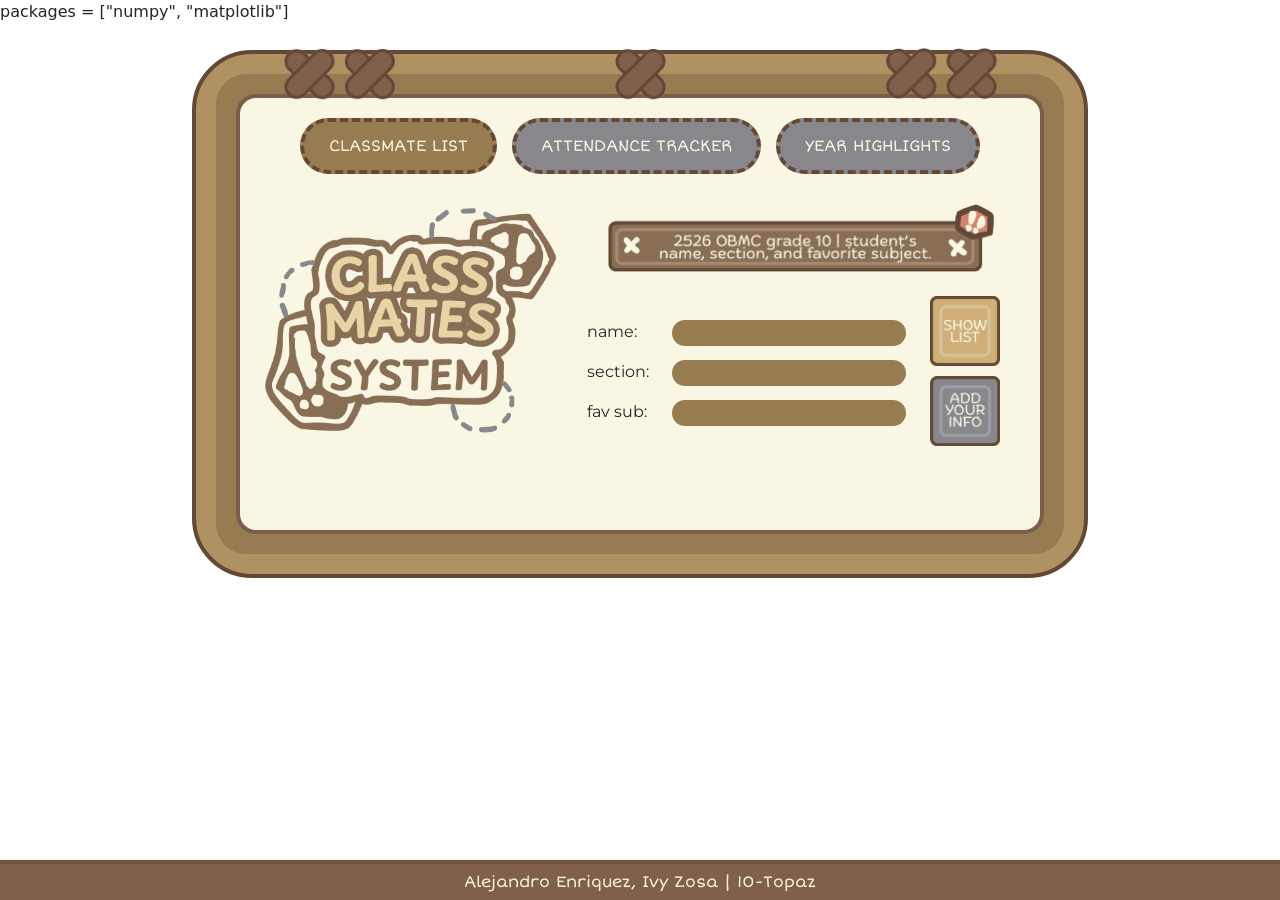
<file: index.html>
<!DOCTYPE html>
<html lang="en">
<head>
    <meta charset="UTF-8">
    <meta name="viewport" content="width=device-width, initial-scale=1.0">

    <!-- Style link. -->
    <link rel="stylesheet" type="text/css" href="style.css">

    <!-- Bootstrap link. -->
    <link href="https://cdn.jsdelivr.net/npm/bootstrap@5.3.0-alpha1/dist/css/bootstrap.min.css" rel="stylesheet">

    <link href="https://cdn.jsdelivr.net/npm/bootstrap@5.3.3/dist/css/bootstrap.min.css" rel="stylesheet" integrity="sha384-QWTKZyjpPEjISv5WaRU9OFeRpok6YctnYmDr5pNlyT2bRjXh0JMhjY6hW+ALEwIH" crossorigin="anonymous">

    <!-- Configurations. -->
    <py-config>
        packages = ["numpy", "matplotlib"]
    </py-config>

    <!-- Fonts link. -->
    <link rel="preconnect" href="https://fonts.googleapis.com">
    <link rel="preconnect" href="https://fonts.gstatic.com" crossorigin>
    <link href="https://fonts.googleapis.com/css2?family=Montserrat:ital,wght@0,100..900;1,100..900&display=swap" rel="stylesheet">
    <link rel="preconnect" href="https://fonts.googleapis.com">
    <link rel="preconnect" href="https://fonts.gstatic.com" crossorigin>
    <link href="https://fonts.googleapis.com/css2?family=Short+Stack&display=swap" rel="stylesheet">

    <!-- Pyscript. -->
    <link rel="stylesheet" href="https://pyscript.net/releases/2025.7.3/core.css" />
    <script type="module" src="https://pyscript.net/releases/2025.7.3/core.js"></script>

    <title>SW2 output</title>

</head>
<body>

    <br><br>

    <div class="center sm15" style="margin-bottom: -50px;">
        <img src="Pictures/headerdeco.png" width="80%">
    </div>

    <div class="bgcolor1 border1 roundcorners60 padding30 sm15">
        
        <div class="bgcolor2 roundcorners30 padding30">

            <div class="bgcolor3 roundcorners20 padding30 border3">

                <!-- NAVBAR -->

                <div>
                    <div class="nav-bar shortstackfont">
                        <a href="index.html" class="nav-btn bgcolor2 border2 roundcorners60 color2">Classmate list</a>
                        <a href="attendance.html" class="nav-btn bgcolor4 border2 roundcorners60 color2">Attendance Tracker</a>
                        <a href="highlights.html" class="nav-btn bgcolor4 border2 roundcorners60 color2">Year Highlights</a>
                    </div>
                </div>

                <!-- CONTENT -->

                <div class="row">

                    <div class="col-sm-5">

                        <img src="Pictures/CLASSMATESSYSTEM.png" alt="Classmates System" width="100%">

                    </div>

                    <div class="col-sm-7">
                        <div>
                            <div>

                                <div class="center">
                                    <img src="Pictures/csdesc.png" alt="2526 OBMC grade 10 | students name, section, and favorite subject." width="90%">
                                </div> <br>
                                
                                <form class="justify montserratfont">
                                    <div class="row">
                                        <div class="col-sm-9">

                                            <br>

                                            <div class="row">
                                                <!-- name -->
                                                <div class="col-sm-3">
                                                    <p>name:</p>
                                                </div>

                                                <div class="col-sm-9">
                                                    <input type="text" id="input1" class="borderless bgcolor2 color2 montserratfont">
                                                </div>

                                                <!-- section -->
                                                <div class="col-sm-3">
                                                    <p>section:</p>
                                                </div>

                                                <div class="col-sm-9">
                                                    <input type="text" id="input2" class="borderless bgcolor2 color2 montserratfont">
                                                </div>

                                                <!-- fav sub -->
                                                <div class="col-sm-3">
                                                    <p>fav sub:</p>
                                                </div>

                                                <div class="col-sm-9">
                                                    <input type="text" id="input3" class="borderless bgcolor2 color2 montserratfont">
                                                </div>
                                            </div>

                                        </div>

                                        <div class="col-sm-3">

                                            <div style="background-image: url(Pictures/csshowlistbtn.png); background-size: cover; width: 70px !important; height: 70px !important; margin-bottom: 10px !important;">
                                                <input type="button"py-click="Listclassmates" style="height: 100%; background-color: #00000000; border: none;">
                                            </div>

                                            <div style="background-image: url(Pictures/csaddinfobtn.png); background-size: cover; width: 70px !important; height: 70px !important;">
                                                <input type="button" py-click="ClassmateInfo" style="height: 100%; background-color: #00000000; border: none;">
                                            </div>

                                        </div>
                                    </div>
                                    
                                </form>

                                <br>

                                <div class="center">
                                    <p id="notification1"></p>
                                </div>
                                
                                <p id="output1"></p>
                                
                            </div>

                            <br>
                            
                        </div>
                    </div>
                </div>

            </div>

        </div>

    </div>

    <!--Footer div-->
    <div id="footer"> 
        <p class="cen ital pad"> <a href="https://github.com/AEnriquez-9-Topaz">Alejandro Enriquez</a>, <a href="https://github.com/IZosa-9T">Ivy Zosa</a> | 10-Topaz </p>
    </div>
    <py-script src="main.py"></py-script>
</body>
</html>
</file>
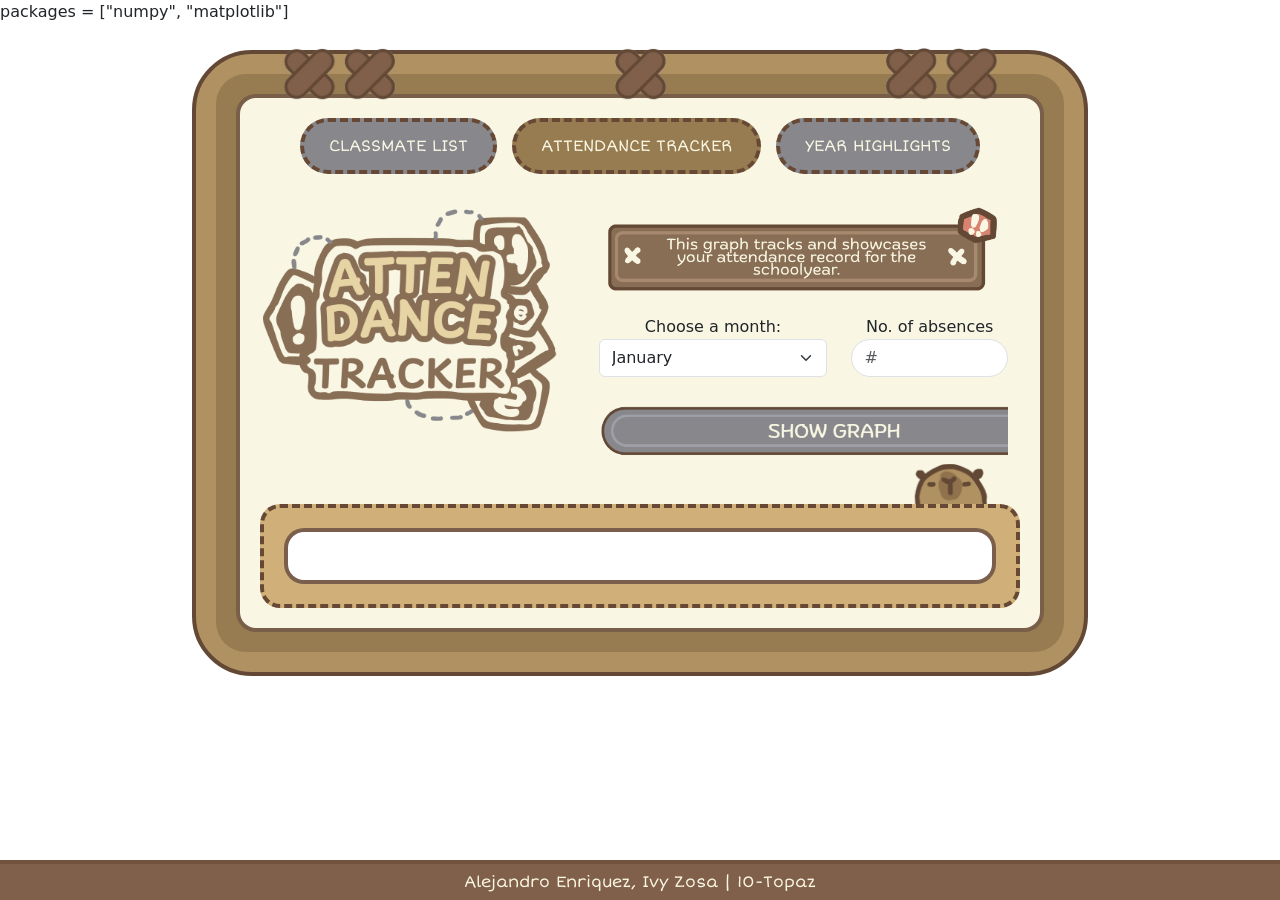
<file: attendance.html>
<!DOCTYPE html>
<html>
<head>
    <meta charset="UTF-8">
    <meta name="viewport" content="width=device-width, initial-scale=1.0">

    <!-- Style link. -->
    <link rel="stylesheet" type="text/css" href="style.css">

    <!-- Bootstrap link. -->
    <link href="https://cdn.jsdelivr.net/npm/bootstrap@5.3.0-alpha1/dist/css/bootstrap.min.css" rel="stylesheet">

    <link href="https://cdn.jsdelivr.net/npm/bootstrap@5.3.3/dist/css/bootstrap.min.css" rel="stylesheet" integrity="sha384-QWTKZyjpPEjISv5WaRU9OFeRpok6YctnYmDr5pNlyT2bRjXh0JMhjY6hW+ALEwIH" crossorigin="anonymous">

    <!-- Configurations. -->
    <py-config>
        packages = ["numpy", "matplotlib"]
    </py-config>

    <!-- Fonts link. -->
    <link rel="preconnect" href="https://fonts.googleapis.com">
    <link rel="preconnect" href="https://fonts.gstatic.com" crossorigin>
    <link href="https://fonts.googleapis.com/css2?family=Montserrat:ital,wght@0,100..900;1,100..900&display=swap" rel="stylesheet">
    <link rel="preconnect" href="https://fonts.googleapis.com">
    <link rel="preconnect" href="https://fonts.gstatic.com" crossorigin>
    <link href="https://fonts.googleapis.com/css2?family=Short+Stack&display=swap" rel="stylesheet">

    <!-- Pyscript. -->
    <link rel="stylesheet" href="https://pyscript.net/releases/2025.7.3/core.css" />
    <script type="module" src="https://pyscript.net/releases/2025.7.3/core.js"></script>

    <title>Skills Test Output</title>

</head>
<body>

    <br><br>

    <div class="center sm15" style="margin-bottom: -50px;">
        <img src="Pictures/headerdeco.png" width="80%">
    </div>

    <div class="bgcolor1 border1 roundcorners60 padding30 sm15">
        
        <div class="bgcolor2 roundcorners30 padding30">

            <div class="bgcolor3 roundcorners20 padding30 border3">
                
                <!-- NAVBAR -->

                <div>
                    <div class="nav-bar shortstackfont">
                        <a href="index.html" class="nav-btn bgcolor4 border2 roundcorners60 color2">Classmate list</a>
                        <a href="attendance.html" class="nav-btn bgcolor2 border2 roundcorners60 color2">Attendance Tracker</a>
                        <a href="highlights.html" class="nav-btn bgcolor4 border2 roundcorners60 color2">Year Highlights</a>
                    </div>
                </div>

                <!-- CONTENT -->

                <div class="row">

                    <div class="col-sm-5">

                        <img src="Pictures/ATTENDANCETRACKER.png" alt="Attendance Tracker" width="100%">

                    </div>

                    <div class="col-sm-7">

                        <div class="center">
                            <img src="Pictures/atdesc.png" alt="2526 OBMC grade 10 | students name, section, and favorite subject." width="90%">
                        </div> <br>

                        <!-- Card -->
                        <div class="container-fluid">
                            <div class="row justify-content-center">
                                <div class="center"> 
                                    <form class="center">
                                        <card class="cen">
                                            <div class="row">

                                                <div class="col-sm-7">

                                                    <label for="month">Choose a month:</label>
                                                    <select name="month" id="month" class="form-select">
                                                        <option value="1">January</option>
                                                        <option value="2">February</option>
                                                        <option value="3">March</option>
                                                        <option value="4">April</option>
                                                        <option value="5">May</option>
                                                        <option value="6">August</option>
                                                        <option value="7">September</option>
                                                        <option value="8">October</option>
                                                        <option value="9">November</option>
                                                        <option value="10">December</option>
                                                    </select>

                                                </div>

                                                <div class="col-sm-5">
                                                    <label for="numofabsent">No. of absences</label>
                                                    <input type="text" class="form-control" id="absences" placeholder="#" name="numofabsent">
                                                </div>
                                                
                                            </div>
                                            
                                            <br>
                                            <div class="center">

                                                <div style="background-image: url(Pictures/atshowgraphbtn.png); background-size: cover; width: 100% !important;">
                                                    <input type="button" py-click="Graph" style="height: 100%; background-color: #00000000; border: none; padding-bottom: 20px;">
                                                </div>

                                            </div>
                                    </card>
                                    </form>
                                </div>
                            </div>

                        </div>
                    </div>

                        <div class="right">
                            <img src="Pictures/xdec.png" alt="x" width="90px" style="margin-bottom: -50px; margin-right: 20px;">
                        </div>

                        <div class="center">
                            <br>
                            <div class="bgcolor5 roundcorners20 padding30 border2">
                                <div class="roundcorners20 padding30 border3" style="background-color: white;">
                                    <h4 id="output" class="margin white"></h4>
                                </div>
                            </div>
                        </div>
                        
                    <br>
                    
                </div>

            </div>
        
        </div>
    
    </div>

    <br><br>

    <!--Footer div-->
    <div id="footer"> 
        <p class="cen ital pad"> <a href="https://github.com/AEnriquez-9-Topaz">Alejandro Enriquez</a>, <a href="https://github.com/IZosa-9T">Ivy Zosa</a> | 10-Topaz </p>
    </div>
    <py-script src="main.py"></py-script> 
</body>
</html>
</file>
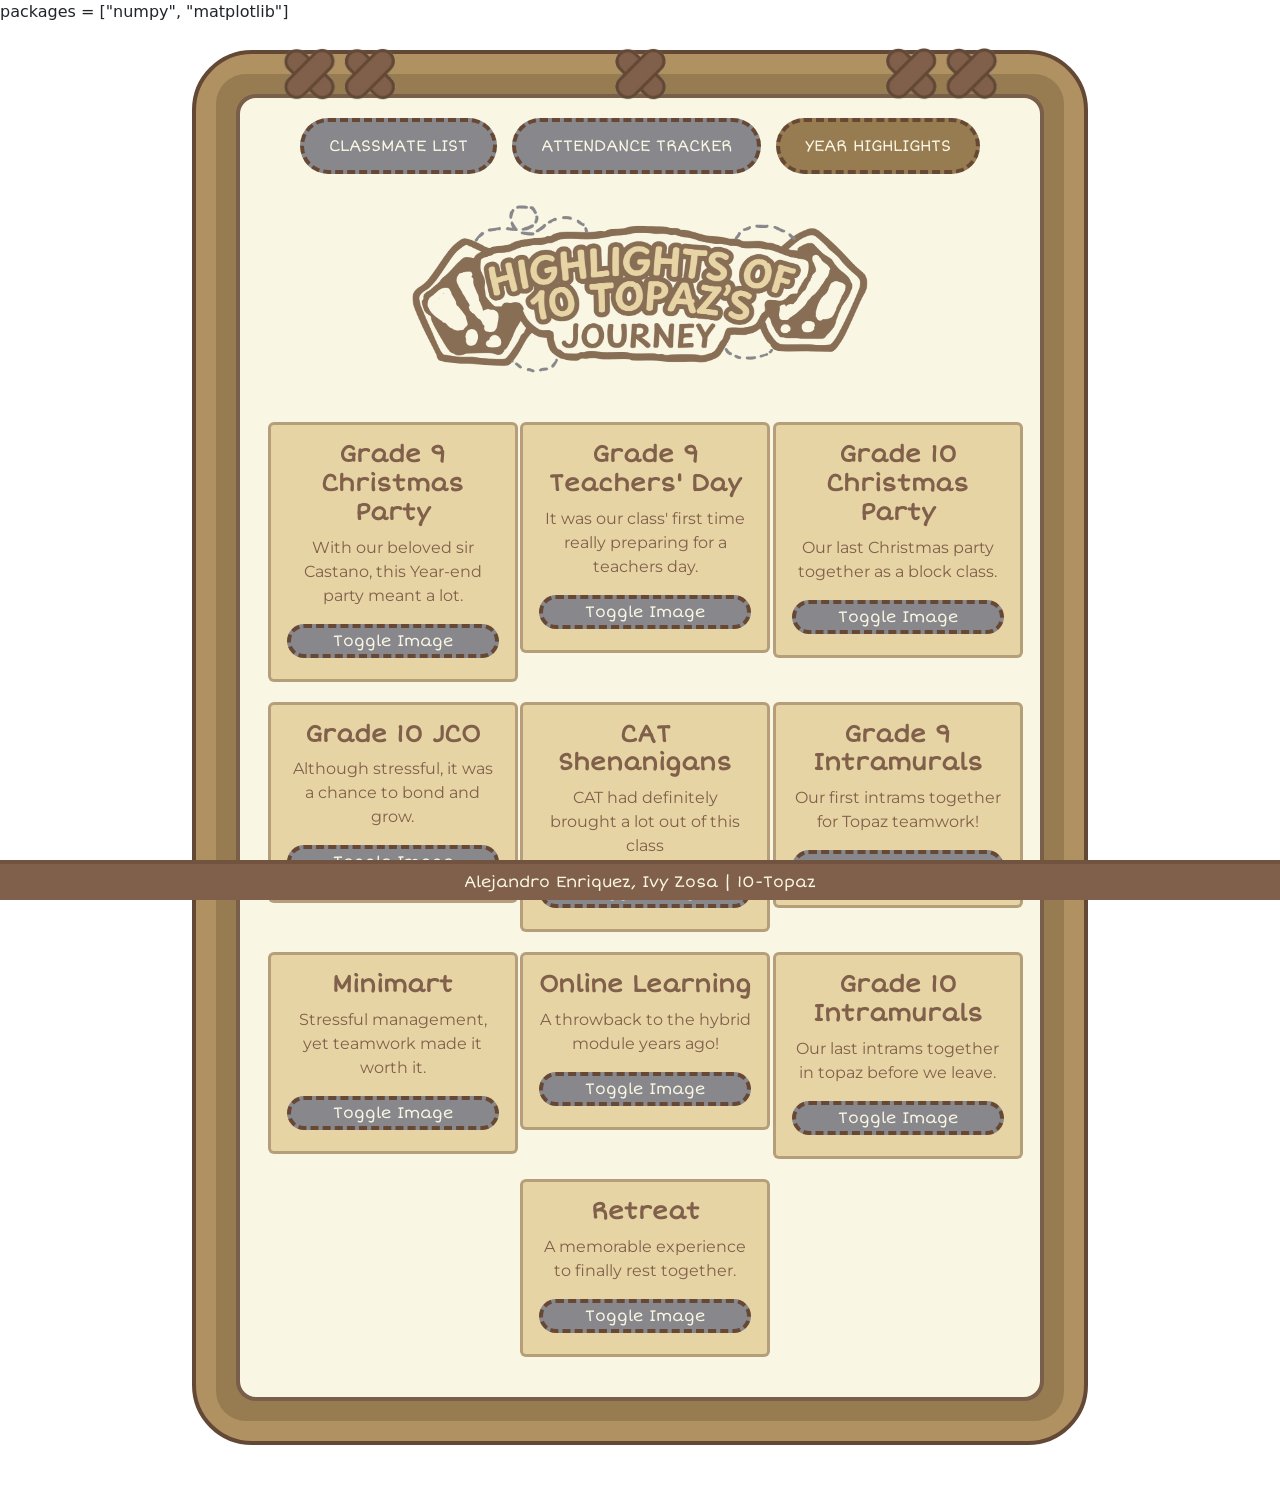
<file: highlights.html>
<!DOCTYPE html>
<html lang="en">
<head>
    <meta charset="UTF-8">
    <meta name="viewport" content="width=device-width, initial-scale=1.0">

    <!-- Style link. -->
    <link rel="stylesheet" type="text/css" href="style.css">

    <!-- Bootstrap link. -->
    <link href="https://cdn.jsdelivr.net/npm/bootstrap@5.3.0-alpha1/dist/css/bootstrap.min.css" rel="stylesheet">

    <link href="https://cdn.jsdelivr.net/npm/bootstrap@5.3.3/dist/css/bootstrap.min.css" rel="stylesheet" integrity="sha384-QWTKZyjpPEjISv5WaRU9OFeRpok6YctnYmDr5pNlyT2bRjXh0JMhjY6hW+ALEwIH" crossorigin="anonymous">

    <!-- Configurations. -->
    <py-config>
        packages = ["numpy", "matplotlib"]
    </py-config>

    <!-- Fonts link. -->
    <link rel="preconnect" href="https://fonts.googleapis.com">
    <link rel="preconnect" href="https://fonts.gstatic.com" crossorigin>
    <link href="https://fonts.googleapis.com/css2?family=Montserrat:ital,wght@0,100..900;1,100..900&display=swap" rel="stylesheet">
    <link rel="preconnect" href="https://fonts.googleapis.com">
    <link rel="preconnect" href="https://fonts.gstatic.com" crossorigin>
    <link href="https://fonts.googleapis.com/css2?family=Short+Stack&display=swap" rel="stylesheet">

    <!-- Pyscript. -->
    <link rel="stylesheet" href="https://pyscript.net/releases/2025.7.3/core.css" />
    <script type="module" src="https://pyscript.net/releases/2025.7.3/core.js"></script>

    <title>Project Page</title>

</head>
<body>

    <br><br>

    <div class="center sm15" style="margin-bottom: -50px;">
        <img src="Pictures/headerdeco.png" width="80%">
    </div>

    <div class="bgcolor1 border1 roundcorners60 padding30 sm15">
        
        <div class="bgcolor2 roundcorners30 padding30">

            <div class="bgcolor3 roundcorners20 padding30 border3">
                
                <!-- NAVBAR -->

                <div>
                    <div class="nav-bar shortstackfont">
                        <a href="index.html" class="nav-btn bgcolor4 border2 roundcorners60 color2">Classmate list</a>
                        <a href="attendance.html" class="nav-btn bgcolor4 border2 roundcorners60 color2">Attendance Tracker</a>
                        <a href="highlights.html" class="nav-btn bgcolor2 border2 roundcorners60 color2">Year Highlights</a>
                    </div>
                </div>

                <!-- CONTENT -->

                <div>

                <div class="center ">
                    <img src="Pictures/HIGHLIGHTSJOURNEY.png" alt="Highlights of 10 Topaz's Journey" width="60%"><br><br><br>
                </div>

                <div class="narrow">
                    <div class="picture">
                        <div class="container2">
                            <div class="card cen vi" style="width:250px">
                                <img class="card-img-top" src="Pictures/9Cparty.jpeg" alt="Grade 9 Christmas Party" style="height:265px; width: 100%; display: none;" id="output_image1">
                                <div class="card-body">
                                    <h4 class="card-title">Grade 9 Christmas Party</h4>
                                    <p class="card-text"> With our beloved sir Castano, this Year-end party meant a lot.</p>
                                    <input type="button" py-click="showimg" data-img="output_image1" value="Toggle Image" class="border2 bgcolor4 color2 shortstackfont">

                                </div>
                            </div>
                        </div>
                    </div>
                    <div class="picture">
                        <div class="container2">
                            <div class="card cen vi" style="width:250px">
                                <img class="card-img-top" src="Pictures/9TeachersD.jpeg"  alt="Grade 9 Teachers' Day" style="height:265px; width: 100%; display: none;" id="output_image2">
                                <div class="card-body">
                                    <h4 class="card-title">Grade 9 Teachers' Day</h4>
                                    <p class="card-text"> It was our class' first time really preparing for a teachers day. </p>
                                    <input type="button" py-click="showimg" data-img="output_image2" value="Toggle Image" class="border2 bgcolor4 color2 shortstackfont">

                                </div>
                            </div>
                        </div>
                    </div>
                    <div class="picture">
                        <div class="container2">
                            <div class="card cen vi" style="width:250px">
                                <img class="card-img-top" src="Pictures/10Cparty.jpeg"  alt="Grade 10 Christmas Party" style="height:265px; width: 100%; display: none;" id="output_image3">
                                <div class="card-body">
                                    <h4 class="card-title">Grade 10 Christmas Party</h4>
                                    <p class="card-text"> Our last Christmas party together as a block class.</p>
                                    <input type="button" py-click="showimg" data-img="output_image3" value="Toggle Image" class="border2 bgcolor4 color2 shortstackfont">
                                </div>
                            </div>
                        </div>
                    </div>
                    <div class="picture">
                        <div class="container2">
                            <div class="card cen vi" style="width:250px">
                                <img class="card-img-top" src="Pictures/JCO.jpeg"  alt="Grade 10 JCO" style="height:265px; width: 100%; display: none;" id="output_image4">
                                <!--From OB Page  -->
                                <div class="card-body">
                                    <h4 class="card-title">Grade 10 JCO</h4>
                                    <p class="card-text"> Although stressful, it was a chance to bond and grow. </p>
                                    <input type="button" py-click="showimg" data-img="output_image4" value="Toggle Image" class="border2 bgcolor4 color2 shortstackfont">

                                </div>
                            </div>
                        </div>
                    </div>
                    <div class="picture">
                        <div class="container2">
                            <div class="card cen vi" style="width:250px">
                                <img class="card-img-top" src="Pictures/CAT.jpeg"  alt="CAT Shenanigans" style="height:265px; width: 100%; display: none;" id="output_image5">
                                <div class="card-body">
                                    <h4 class="card-title">CAT Shenanigans</h4>
                                    <p class="card-text">CAT had definitely brought a lot out of this class </p>
                                    <input type="button" py-click="showimg" data-img="output_image5" value="Toggle Image" class="border2 bgcolor4 color2 shortstackfont">

                                </div>
                            </div>
                        </div>
                    </div>
                    <div class="picture">
                        <div class="container2">
                            <div class="card cen vi" style="width:250px">
                                <img class="card-img-top" src="Pictures/GreenHornets.jpeg"  alt="Grade 9 Intramurals" style="height:265px; width: 100%; display: none;" id="output_image6">
                                <div class="card-body">
                                    <h4 class="card-title">Grade 9 Intramurals</h4>
                                    <p class="card-text">Our first intrams together for Topaz teamwork!</p>
                                    <input type="button" py-click="showimg" data-img="output_image6" value="Toggle Image" class="border2 bgcolor4 color2 shortstackfont">

                                </div>
                            </div>
                        </div>
                    </div>
                    <div class="picture">
                        <div class="container2">
                            <div class="card cen vi" style="width:250px">
                                <img class="card-img-top" src="Pictures/Minimart.jpeg"  alt="Minimart" style="height:265px; width: 100%; display: none;" id="output_image7">
                                <div class="card-body">
                                    <h4 class="card-title">Minimart</h4>
                                    <p class="card-text">Stressful management, yet teamwork made it worth it.</p>
                                    <input type="button" py-click="showimg" data-img="output_image7" value="Toggle Image" class="border2 bgcolor4 color2 shortstackfont">

                                </div>
                            </div>
                        </div>
                    </div>
                    <div class="picture">
                        <div class="container2">
                            <div class="card cen vi" style="width:250px">
                                <img class="card-img-top" src="Pictures/Online.jpeg"  alt="Online Learning" style="height:265px; width: 100%; display: none;" id="output_image8">
                                <div class="card-body">
                                    <h4 class="card-title">Online Learning</h4>
                                    <p class="card-text">A throwback to the hybrid module years ago!</p>
                                    <input type="button" py-click="showimg" data-img="output_image8" value="Toggle Image" class="border2 bgcolor4 color2 shortstackfont">

                                </div>
                            </div>
                        </div>
                    </div>
                    <div class="picture">
                        <div class="container2">
                            <div class="card cen vi" style="width:250px">
                                <img class="card-img-top" src="Pictures/RedBulldogs.jpeg"  alt="Grade 10 Intramurals" style="height:265px; width: 100%; display: none;" id="output_image9">
                                <div class="card-body">
                                    <h4 class="card-title">Grade 10 Intramurals</h4>
                                    <p class="card-text">Our last intrams together in topaz before we leave.</p>
                                    <input type="button" py-click="showimg" data-img="output_image9" value="Toggle Image" class="border2 bgcolor4 color2 shortstackfont">

                                </div>
                            </div>
                        </div>
                    </div>
                    <div class="picture">
                        <div class="container2">
                            <div class="card cen vi" style="width:250px">
                                <img class="card-img-top" src="Pictures/Retreat.jpeg"  alt="Retreat" style="height:265px; width: 100%; display: none;" id="output_image10">
                                <div class="card-body">
                                    <h4 class="card-title">Retreat</h4>
                                    <p class="card-text">A memorable experience to finally rest together.</p>
                                    <input type="button" py-click="showimg" data-img="output_image10" value="Toggle Image" class="border2 bgcolor4 color2 shortstackfont">

                                </div>
                            </div>
                        </div>
                    </div>
                    
                </div>

                </div>
                
            </div>
        
        </div>
    
    </div>

    <br><br>
    
    <!--Footer div-->
    <div id="footer"> 
        <p class="cen ital pad"> <a href="https://github.com/AEnriquez-9-Topaz">Alejandro Enriquez</a>, <a href="https://github.com/IZosa-9T">Ivy Zosa</a> | 10-Topaz </p>
    </div>
    <py-script src="main.py"></py-script>
</body>
</html>
</file>
<file: style.css>
html body {
    background-image: url(https://i.ibb.co/n8RKcnm3/image.png);
    background-attachment: fixed;
    background-repeat: no-repeat;
    background-size: cover;
    background-position: center
}

/* --- widths --- */

.sm15 {
    margin-left: 15%;
    margin-right: 15%;
    width: 70%;
}

.narrow {
    max-width: 1500px;
    margin: 0 auto !important;
    display: flex;
    justify-content: space-evenly;
    flex-wrap: wrap;
}

/* --- background color --- */

.bgcolor1 {
    background-color: #B09162;
}

.bgcolor2 {
    background-color: #977B51;
}

.bgcolor3 {
    background-color: #F9F7E3;
}

.bgcolor4 {
    background-color: #87878C;
}

.bgcolor5 {
    background-color: #D0B078;
}

/* --- text colors --- */

.color1 {
    color: #80604B !important;
}

.color2 {
    color: #F9F7E3 !important;
}

/* --- border ---- */

.border1 {
    border: solid;
    border-width: 4px;
    border-color: #634835;
}

.border2 {
    border: dashed;
    border-width: 4px;
    border-color: #674834;
}

.border3 {
    border: solid;
    border-width: 4px;
    border-color: #674834df;
}

.borderless {
    border: none !important;
}

/* --- round corner --- */

.roundcorners60 {
    border-radius: 60px;
}

.roundcorners30 {
    border-radius: 30px;
}

.roundcorners20 {
    border-radius: 20px;
}

/* --- padding --- */

.padding30 {
    padding: 20px !important;
}

.padding60 {
    padding: 50px;
}


/* --- text style ---- */

.center {
    text-align: center;
}

.cen {
	text-align: center;

}

.justify {
    text-align: justify;
}

.right {
    text-align: right;
}

.deliusfont {
    font-family: "Delius";
}

.montserratfont {
    font-family: "Montserrat";
}

.shortstackfont {
    font-family: "Short Stack";
}

/* Navbar styling */

.nav-bar {
    display: flex;
    justify-content: center;
    gap: 15px;
    margin-bottom: 30px;
    flex-wrap: wrap;
}

.nav-btn {
    text-decoration: none;
    padding: 12px 25px;
    transition: all 0.2s;
    text-transform: uppercase;
}

.nav-btn:hover {
    background-color: #977B51 !important;
}

/* --- card styling --- */

.card {
    background-color: #E7D4A5 !important;
    border: solid !important;
    border-width: 3px !important;
    border-color: #67483462 !important;
    margin-bottom: 20px;
}

.card-title {
    font-family: "Short Stack";
    color: #80604B !important;
    font-weight: 600;
}

.card-text {
    font-family: "Montserrat";
    color: #80604B !important;
}


.picture {
			display: block;

}

.container2 {
		display: inline-flex;
		margin-right: 2%;
		margin-left: 2%;
}

#footer {
    background-color: #80604B;
    left: 0;
    bottom: 0;
    width: 100%;
    text-align: center;
    height: 40px !important;
    display: flex !important;
    position: fixed !important;
    align-items: center !important;
    justify-content: center !important;
    color:  #1d1c1c;
    font-family: "Short Stack";
    color: #F9F7E3 !important;
    padding-top: 15px;
    border-top: solid;
    border-top-width: 4px;
    border-color: #63483584;
}

#footer, a {
    color: #F9F7E3 !important;
    text-decoration: none !important;
}



input {
    border-radius: 20px !important;
    margin-bottom: 5px !important;
    width: 100%;
}
</file>
